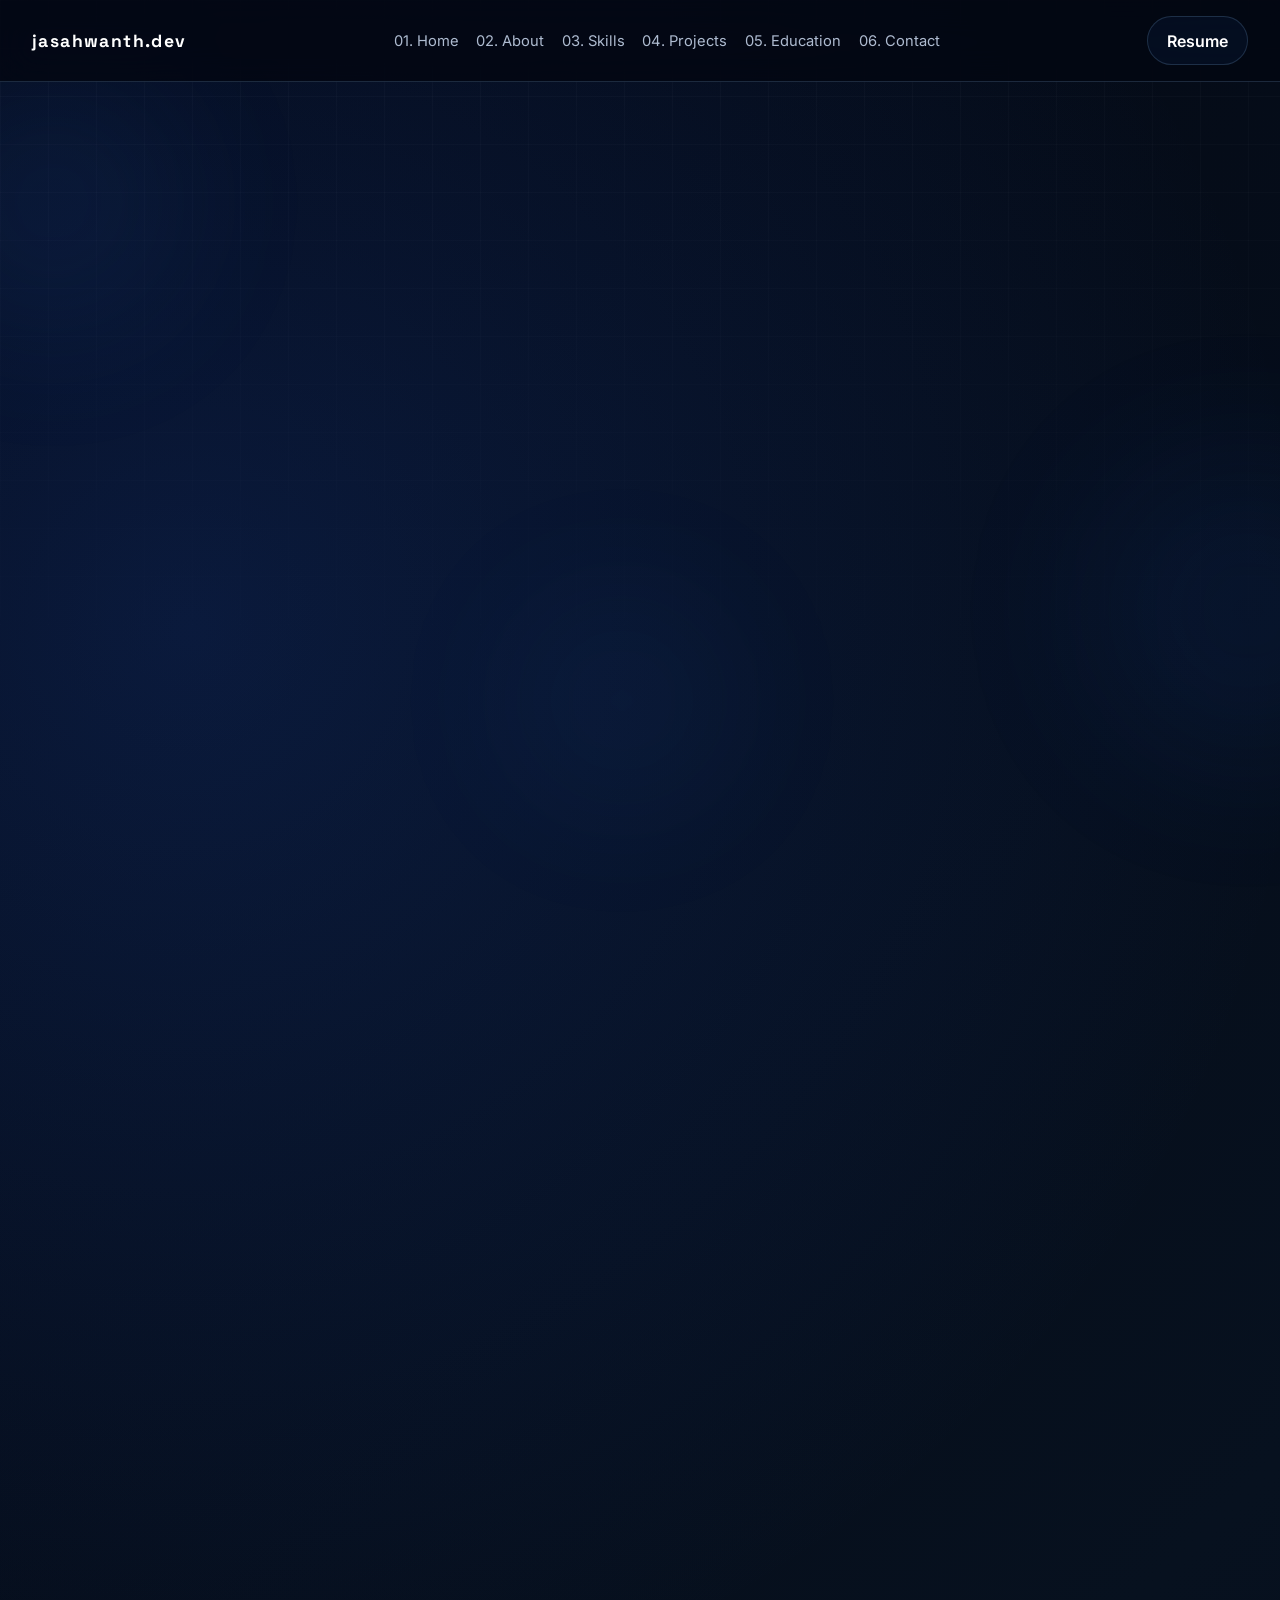
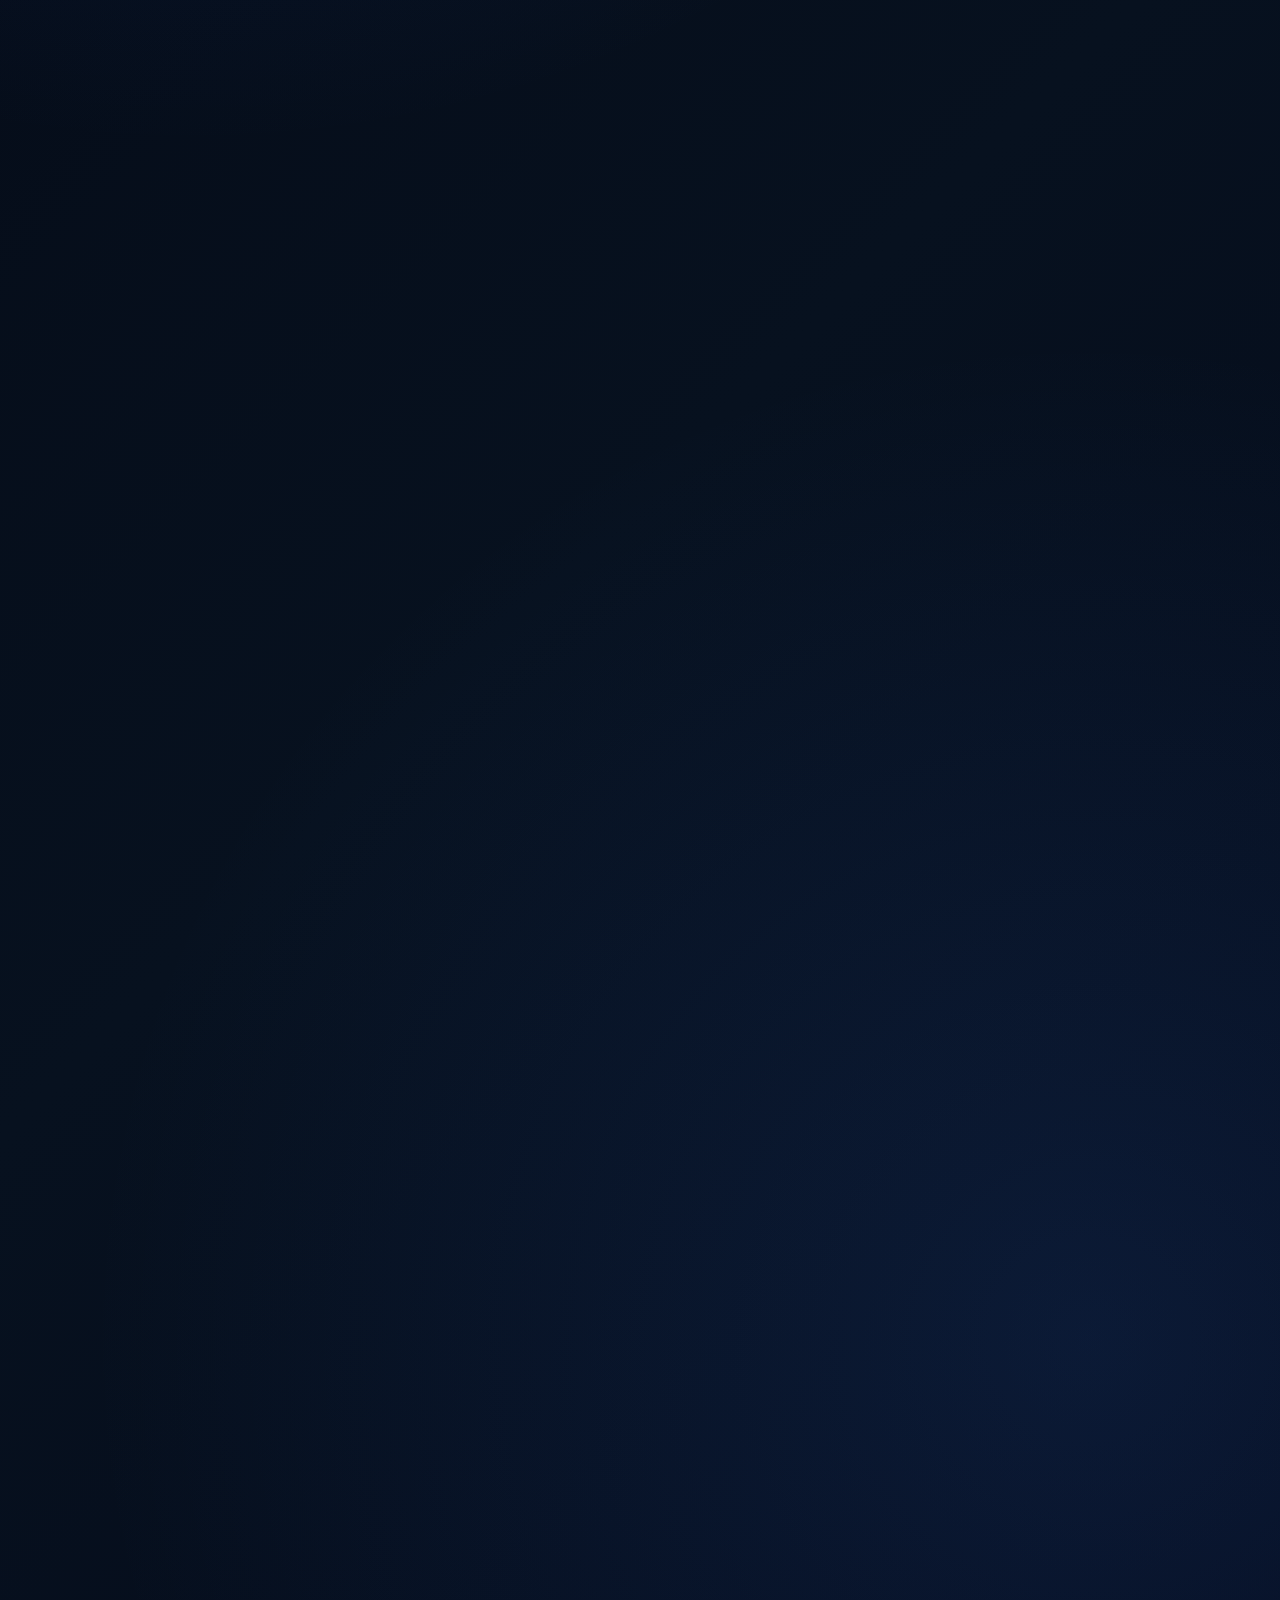
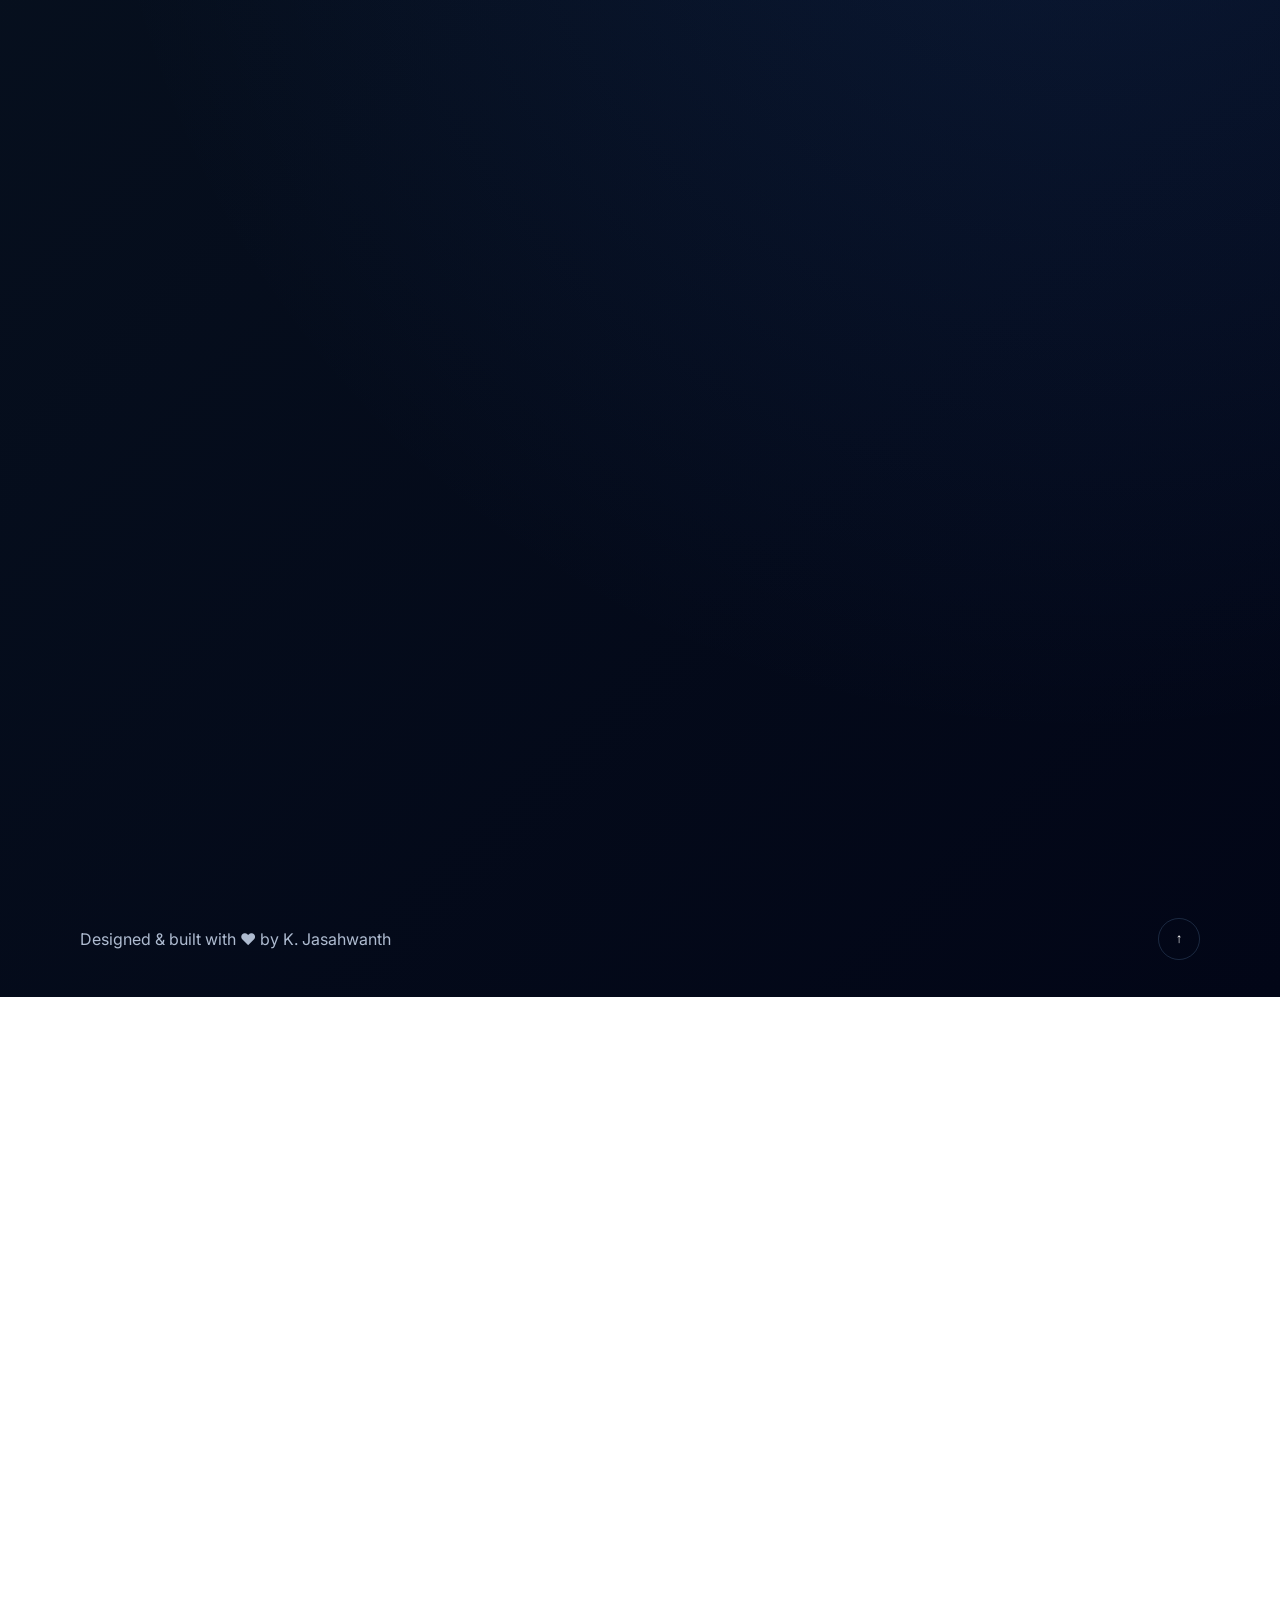
<file: index.html>
<!DOCTYPE html>
<html lang="en">
  <head>
    <meta charset="UTF-8" />
    <meta name="viewport" content="width=device-width, initial-scale=1.0" />
    <meta http-equiv="refresh" content="0; url=./Portfolio/" />
    <title>Redirecting to Portfolio</title>
    <style>
      :root {
        color-scheme: dark;
      }
      body {
        margin: 0;
        min-height: 100vh;
        display: grid;
        place-items: center;
        font-family: Inter, system-ui, -apple-system, BlinkMacSystemFont, "Segoe UI", sans-serif;
        background: #06070b;
        color: #f7f8fc;
      }
      .card {
        text-align: center;
        padding: 2rem;
        border: 1px solid rgba(255,255,255,0.16);
        border-radius: 1rem;
        background: rgba(255,255,255,0.06);
      }
      a {
        color: #a3e635;
      }
    </style>
  </head>
  <body>
    <div class="card">
      <h1>Redirecting to your portfolio…</h1>
      <p>If it does not open automatically, <a href="./Portfolio/">click here</a>.</p>
    </div>
  </body>
</html>
</file>
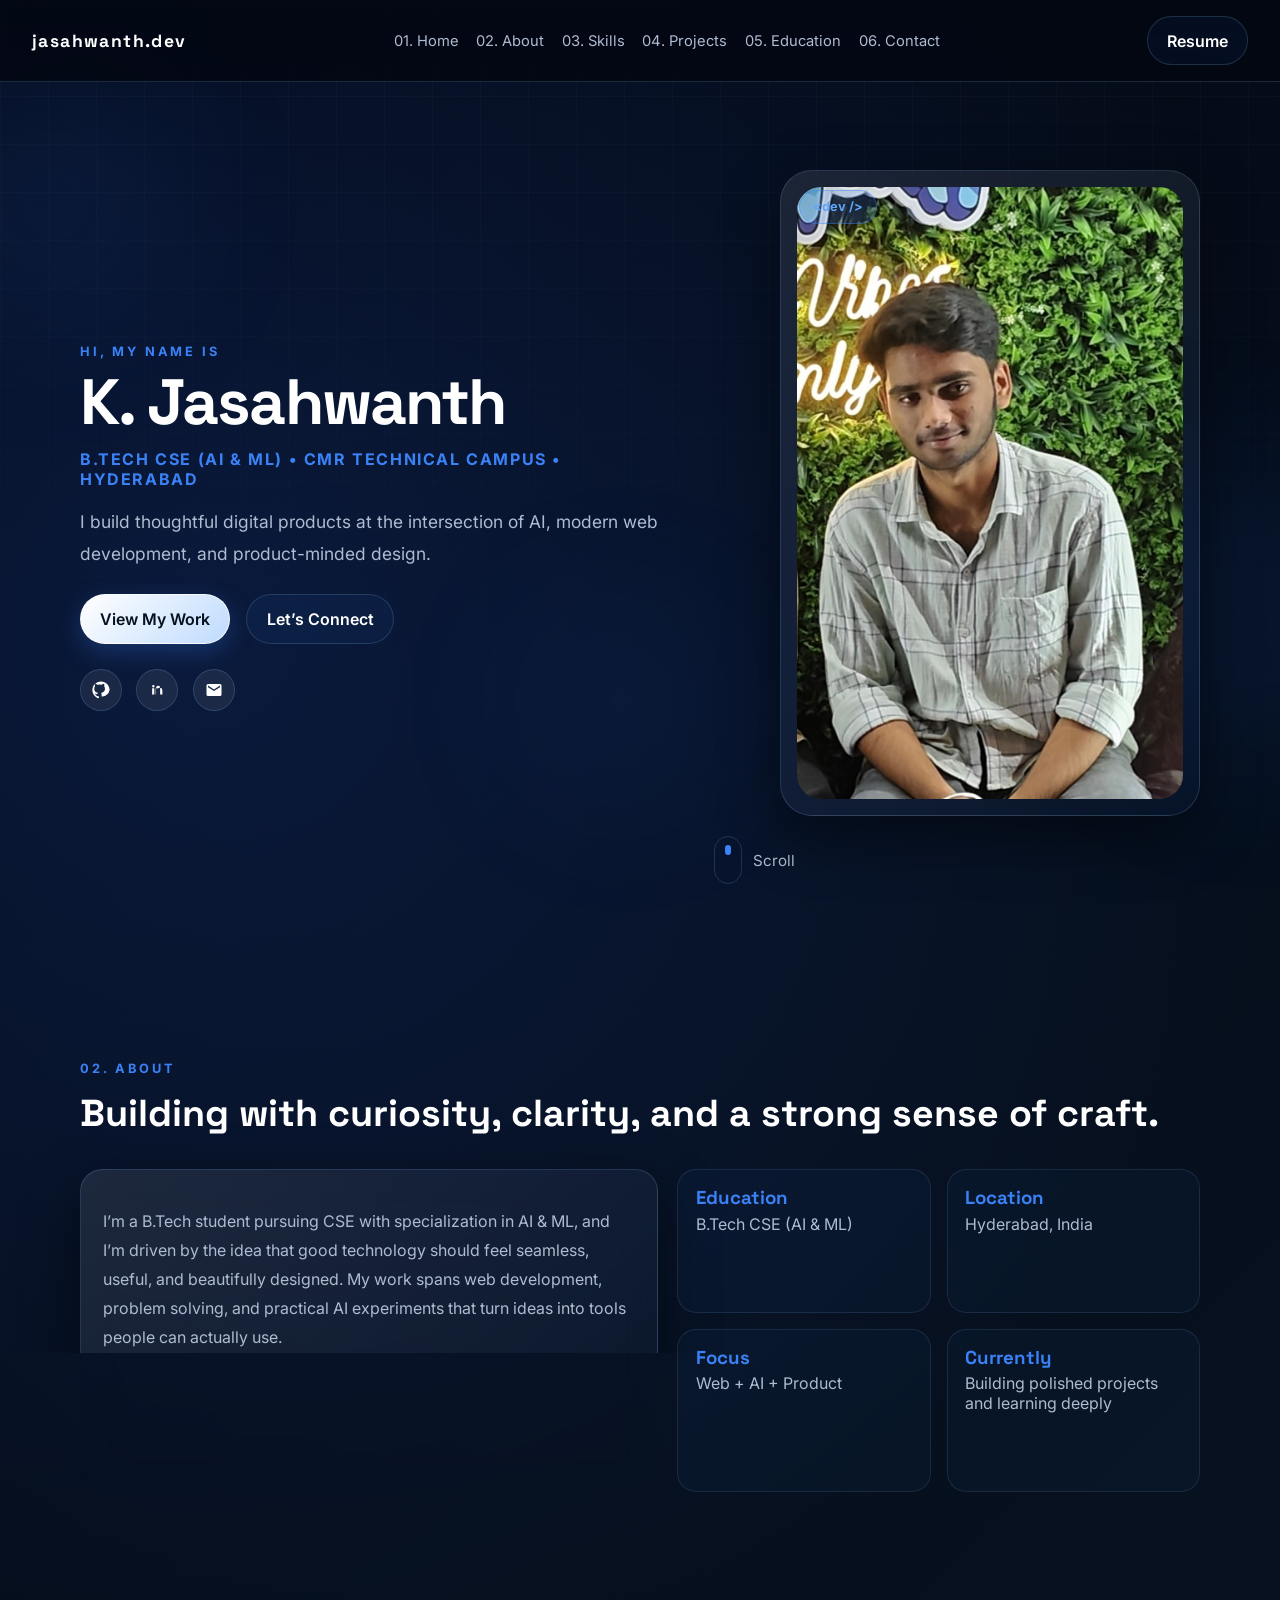
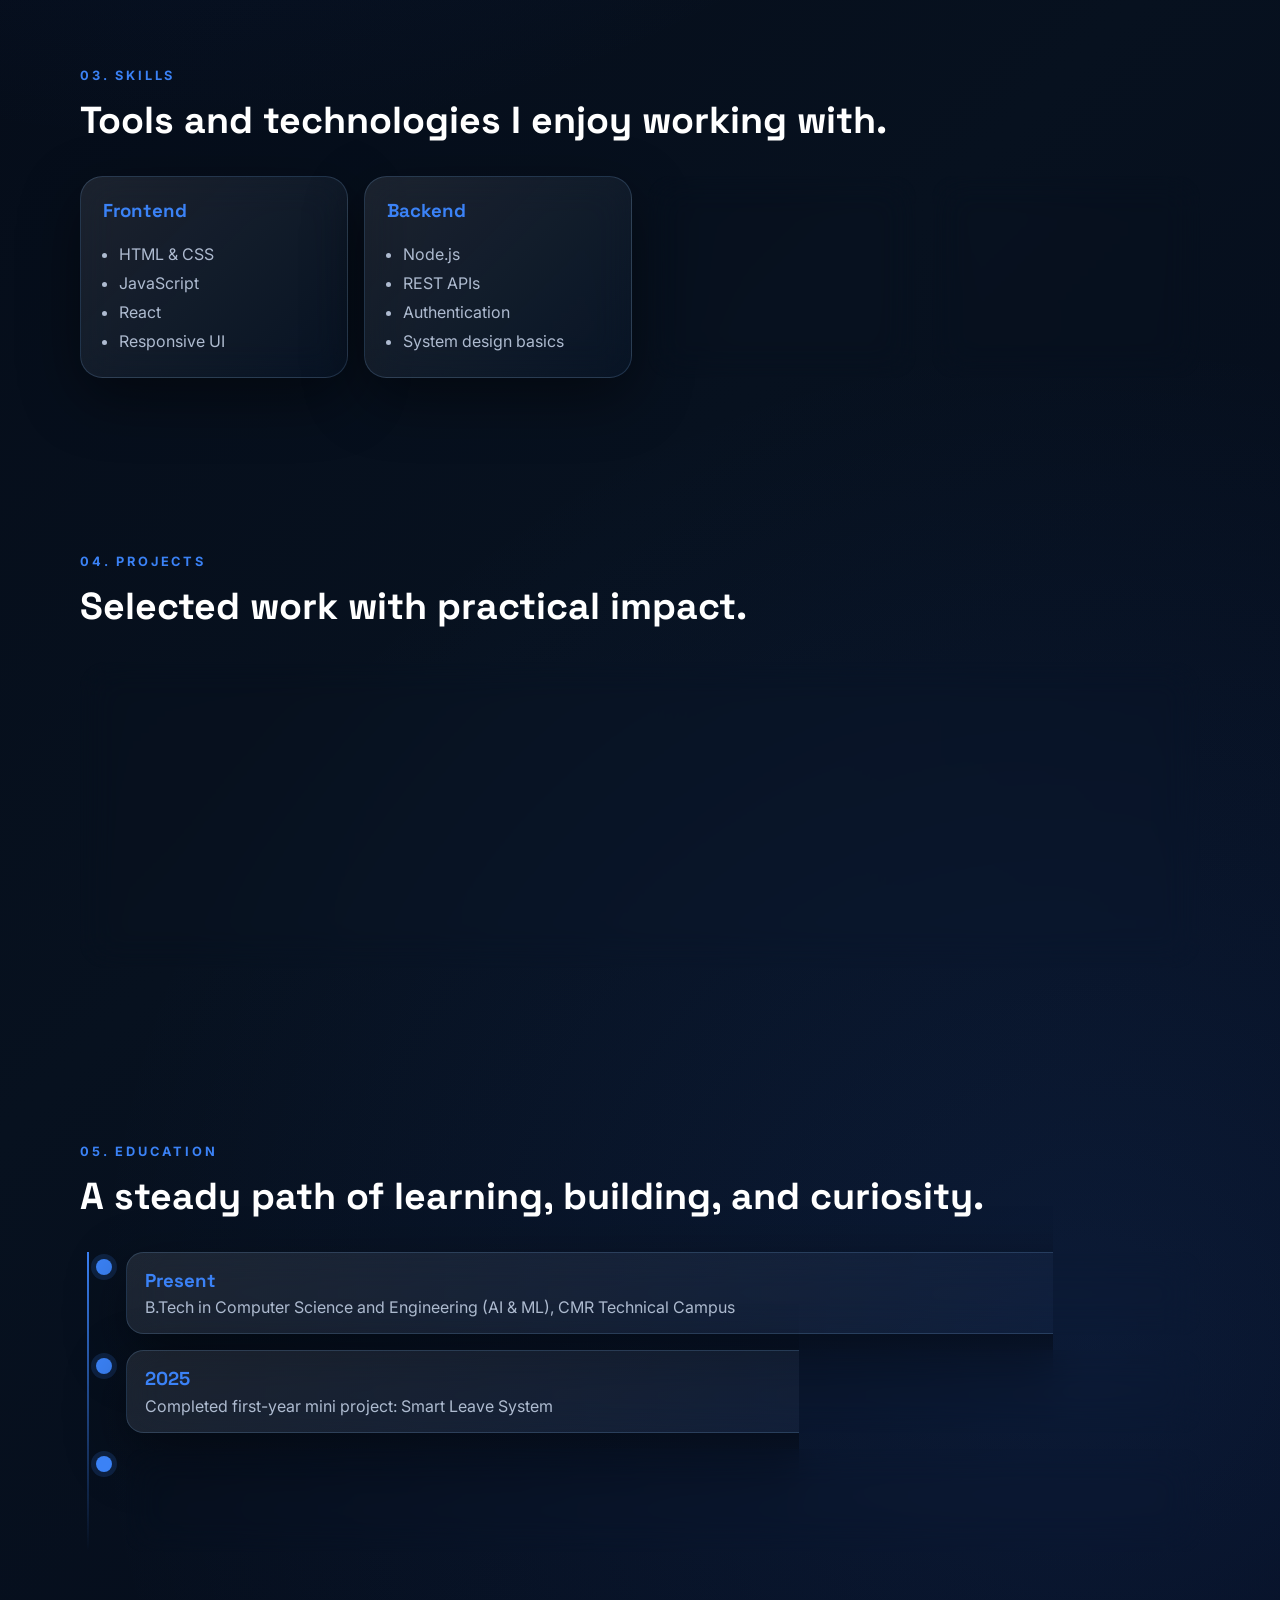
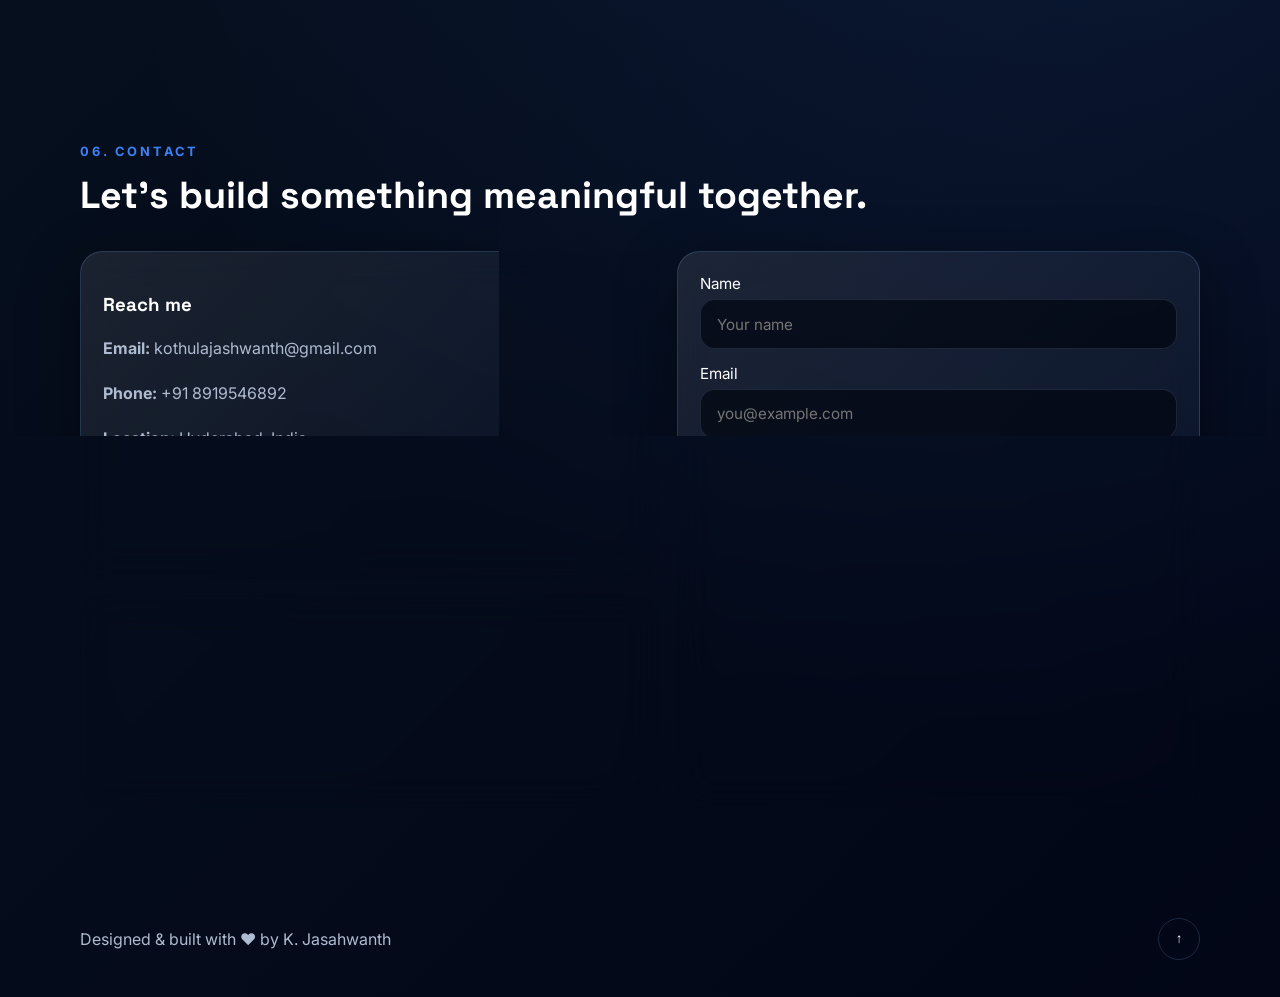
<file: Portfolio/index.html>
<!DOCTYPE html>
<html lang="en">
  <head>
    <meta charset="UTF-8" />
    <meta name="viewport" content="width=device-width, initial-scale=1.0" />
    <title>K. Jasahwanth | Portfolio</title>
    <meta
      name="description"
      content="Portfolio for K. Jasahwanth, a B.Tech CSE (AI & ML) student building modern web and AI experiences."
    />
    <link rel="preconnect" href="https://fonts.googleapis.com" />
    <link rel="preconnect" href="https://fonts.gstatic.com" crossorigin />
    <link
      href="https://fonts.googleapis.com/css2?family=Inter:wght@400;500;600;700;800&family=Space+Grotesk:wght@500;700&display=swap"
      rel="stylesheet"
    />
    <base href="./" />
    <link rel="stylesheet" href="./style.css" />
  </head>
  <body>
    <div class="background-orb orb-one"></div>
    <div class="background-orb orb-two"></div>
    <div class="background-orb orb-three"></div>

    <nav class="topbar">
      <a href="#home" class="logo">jasahwanth.dev</a>
      <div class="nav-links">
        <a href="#home">01. Home</a>
        <a href="#about">02. About</a>
        <a href="#skills">03. Skills</a>
        <a href="#projects">04. Projects</a>
        <a href="#education">05. Education</a>
        <a href="#contact">06. Contact</a>
      </div>
      <a href="./assets/resume.pdf" class="btn btn-outline" target="_blank" rel="noopener">Resume</a>
    </nav>

    <main id="home">
      <section class="hero section">
        <div class="hero-copy reveal">
          <p class="eyebrow">Hi, my name is</p>
          <h1>K. Jasahwanth</h1>
          <p class="hero-subtitle">B.Tech CSE (AI &amp; ML) • CMR Technical Campus • Hyderabad</p>
          <p class="hero-text">
            I build thoughtful digital products at the intersection of AI, modern web development,
            and product-minded design.
          </p>
          <div class="hero-actions">
            <a href="#projects" class="btn btn-primary">View My Work</a>
            <a href="#contact" class="btn btn-secondary">Let’s Connect</a>
          </div>
          <div class="social-links" aria-label="social links">
            <a href="https://github.com/kothulajashwanth" target="_blank" rel="noreferrer" aria-label="GitHub">
              <svg viewBox="0 0 24 24" aria-hidden="true"><path d="M12 .5C5.65.5.5 5.65.5 12c0 5.1 3.3 9.4 7.9 10.9.6.1.8-.2.8-.6v-2.1c-3.2.7-3.9-1.4-3.9-1.4-.5-1.2-1.2-1.6-1.2-1.6-1-.7.1-.7.1-.7 1.1.1 1.7 1.1 1.7 1.1 1 .1 1.5-.8 1.8-1.2.1-.2.3-.5.5-.7-2.5-.3-5.2-1.3-5.2-5.7 0-1.3.4-2.3 1.1-3.1-.1-.3-.5-1.5.1-3.1 0 0 .9-.3 3.1 1.2a10.9 10.9 0 0 1 5.7 0c2.2-1.5 3.1-1.2 3.1-1.2.6 1.6.2 2.8.1 3.1.7.8 1.1 1.8 1.1 3.1 0 4.4-2.7 5.4-5.2 5.7.4.3.7.9.7 1.8v2.7c0 .3.2.7.8.6A11.5 11.5 0 0 0 23.5 12C23.5 5.65 18.35.5 12 .5Z"/></svg>
            </a>
            <a href="https://linkedin.com/in/jashwanth-kothula-0837013a5" target="_blank" rel="noreferrer" aria-label="LinkedIn">
              <svg viewBox="0 0 24 24" aria-hidden="true"><path d="M6.94 8.5A1.56 1.56 0 1 0 6.94 5.4a1.56 1.56 0 0 0 0 3.1ZM5.5 9.5h2.88V18H5.5zM10.2 9.5h2.76v1.16h.04c.38-.73 1.32-1.5 2.71-1.5 2.9 0 3.44 1.91 3.44 4.39V18H16.2v-7.6c0-1.81-.03-4.14-2.52-4.14-2.53 0-2.92 1.97-2.92 4.01V18H10.2z"/></svg>
            </a>
            <a href="mailto:kothulajashwanth@gmail.com" aria-label="Email">
              <svg viewBox="0 0 24 24" aria-hidden="true"><path d="M20 4H4a2 2 0 0 0-2 2v12a2 2 0 0 0 2 2h16a2 2 0 0 0 2-2V6a2 2 0 0 0-2-2Zm0 4.2-8 5.2-8-5.2V6l8 5.2L20 6Z"/></svg>
            </a>
          </div>
        </div>

        <div class="hero-visual reveal">
          <div class="profile-card">
            <div class="badge">&lt;dev /&gt;</div>
            <img src="./assets/profile.jpeg" alt="Portrait of K. Jasahwanth" />
          </div>
          <div class="scroll-indicator">
            <span></span>
            <p>Scroll</p>
          </div>
        </div>
      </section>

      <section id="about" class="section">
        <div class="section-heading reveal">
          <p class="eyebrow">02. About</p>
          <h2>Building with curiosity, clarity, and a strong sense of craft.</h2>
        </div>
        <div class="about-grid">
          <div class="glass-card reveal">
            <p>
              I’m a B.Tech student pursuing CSE with specialization in AI &amp; ML, and I’m driven
              by the idea that good technology should feel seamless, useful, and beautifully
              designed. My work spans web development, problem solving, and practical AI experiments
              that turn ideas into tools people can actually use.
            </p>
            <p>
              What excites me most is building polished experiences that sit right at the intersection
              of logic and creativity—from interface design to product thinking.
            </p>
          </div>
          <div class="facts-grid">
            <div class="fact-card reveal">
              <h3>Education</h3>
              <p>B.Tech CSE (AI &amp; ML)</p>
            </div>
            <div class="fact-card reveal">
              <h3>Location</h3>
              <p>Hyderabad, India</p>
            </div>
            <div class="fact-card reveal">
              <h3>Focus</h3>
              <p>Web + AI + Product</p>
            </div>
            <div class="fact-card reveal">
              <h3>Currently</h3>
              <p>Building polished projects and learning deeply</p>
            </div>
          </div>
        </div>
      </section>

      <section id="skills" class="section">
        <div class="section-heading reveal">
          <p class="eyebrow">03. Skills</p>
          <h2>Tools and technologies I enjoy working with.</h2>
        </div>
        <div class="skills-grid">
          <article class="glass-card skill-card reveal">
            <h3>Frontend</h3>
            <ul>
              <li>HTML &amp; CSS</li>
              <li>JavaScript</li>
              <li>React</li>
              <li>Responsive UI</li>
            </ul>
          </article>
          <article class="glass-card skill-card reveal">
            <h3>Backend</h3>
            <ul>
              <li>Node.js</li>
              <li>REST APIs</li>
              <li>Authentication</li>
              <li>System design basics</li>
            </ul>
          </article>
          <article class="glass-card skill-card reveal">
            <h3>Database</h3>
            <ul>
              <li>MySQL</li>
              <li>MongoDB</li>
              <li>Data modeling</li>
              <li>Query optimization</li>
            </ul>
          </article>
          <article class="glass-card skill-card reveal">
            <h3>Tools</h3>
            <ul>
              <li>Git &amp; GitHub</li>
              <li>VS Code</li>
              <li>Figma</li>
              <li>AI experimentation</li>
            </ul>
          </article>
        </div>
      </section>

      <section id="projects" class="section">
        <div class="section-heading reveal">
          <p class="eyebrow">04. Projects</p>
          <h2>Selected work with practical impact.</h2>
        </div>
        <div class="project-card reveal">
          <div class="project-copy">
            <p class="project-label">Mini Project • 1st Year</p>
            <h3>Smart Leave System</h3>
            <p>
              A lightweight leave-management application designed to simplify approvals, reduce manual
              coordination, and make leave requests easier for students and staff.
            </p>
            <a class="btn btn-outline" href="https://kothulajashwanth.github.io/smart-leave-system/" target="_blank" rel="noreferrer">Live Demo</a>
          </div>
          <div class="project-media">
            <img src="./assets/project.png" alt="Smart Leave System UI preview" />
          </div>
        </div>
      </section>

      <section id="education" class="section">
        <div class="section-heading reveal">
          <p class="eyebrow">05. Education</p>
          <h2>A steady path of learning, building, and curiosity.</h2>
        </div>
        <div class="timeline reveal">
          <div class="timeline-item">
            <div class="timeline-node"></div>
            <div class="timeline-card">
              <h3> Present</h3>
              <p>B.Tech in Computer Science and Engineering (AI &amp; ML), CMR Technical Campus</p>
            </div>
          </div>
          <div class="timeline-item">
            <div class="timeline-node"></div>
            <div class="timeline-card">
              <h3>2025</h3>
              <p>Completed first-year mini project: Smart Leave System</p>
            </div>
          </div>
          <div class="timeline-item">
            <div class="timeline-node"></div>
            <div class="timeline-card">
              <h3>Now</h3>
              <p>Deepening my knowledge in AI, web systems, and practical product building </p>
              <p>Exploring new technologies and frameworks to enhance my skill set  
                and enjoy in learning and building new things.
              </p>
            </div>
          </div>
        </div>
      </section>

      <section id="contact" class="section">
        <div class="section-heading reveal">
          <p class="eyebrow">06. Contact</p>
          <h2>Let’s build something meaningful together.</h2>
        </div>
        <div class="contact-grid">
          <div class="contact-info reveal">
            <div class="glass-card contact-card">
              <h3>Reach me</h3>
              <p><strong>Email:</strong> kothulajashwanth@gmail.com</p>
              <p><strong>Phone:</strong> +91 8919546892</p>
              <p><strong>Location:</strong> Hyderabad, India</p>
            </div>
            <div class="glass-card contact-card">
              <h3>Social</h3>
              <div class="contact-socials">
                <a href="https://github.com/kothulajashwanth" target="_blank" rel="noreferrer">GitHub</a>
                <a href="https://linkedin.com/in/jashwanth-kothula-0837013a5" target="_blank" rel="noreferrer">LinkedIn</a>
              </div>
            </div>
          </div>

          <form id="contact-form" class="glass-card reveal">
            <label>
              Name
              <input type="text" name="name" placeholder="Your name" required />
            </label>
            <label>
              Email
              <input type="email" name="email" placeholder="you@example.com" required />
            </label>
            <label>
              Subject
              <input type="text" name="subject" placeholder="What would you like to discuss?" required />
            </label>
            <label>
              Message
              <textarea name="message" rows="5" placeholder="Tell me about your idea." required></textarea>
            </label>
            <button type="submit" class="btn btn-primary">Send Message</button>
            <p id="form-status" class="form-status" aria-live="polite"></p>
          </form>
        </div>
      </section>
    </main>

    <footer class="footer">
      <p>Designed &amp; built with ♥ by K. Jasahwanth</p>
      <button class="back-top" type="button" aria-label="Back to top">↑</button>
    </footer>

    <script src="./script.js"></script>
  </body>
</html>
</file>
<file: Portfolio/style.css>
:root {
  --bg: #030712;
  --bg-soft: #0b1220;
  --surface: rgba(255, 255, 255, 0.07);
  --surface-strong: rgba(255, 255, 255, 0.11);
  --text: #ffffff;
  --muted: #aebbd0;
  --accent: #3b82f6;
  --accent-2: #2563eb;
  --border: rgba(147, 197, 253, 0.18);
  --shadow: 0 20px 60px rgba(0, 0, 0, 0.45);
}

* {
  box-sizing: border-box;
}

html {
  scroll-behavior: smooth;
}

body {
  margin: 0;
  font-family: 'Inter', sans-serif;
  color: var(--text);
  background:
    radial-gradient(
      circle at 15% 15%,
      rgba(37, 99, 235, 0.18),
      transparent 30%
    ),
    radial-gradient(
      circle at 85% 70%,
      rgba(59, 130, 246, 0.12),
      transparent 32%
    ),
    linear-gradient(
      135deg,
      #030712 0%,
      #07111f 50%,
      #020617 100%
    );
  min-height: 100vh;
  overflow-x: hidden;
}

body::before {
  content: '';
  position: fixed;
  inset: 0;
  background-image:
    linear-gradient(rgba(255,255,255,0.035) 1px, transparent 1px),
    linear-gradient(90deg, rgba(255,255,255,0.035) 1px, transparent 1px);
  background-size: 48px 48px;
  mask-image: linear-gradient(
    to bottom,
    rgba(0,0,0,0.7),
    transparent 90%
  );
  pointer-events: none;
  z-index: -2;
}

.background-orb {
  position: fixed;
  border-radius: 999px;
  filter: blur(80px);
  opacity: 0.35;
  z-index: -1;
  animation: float 10s ease-in-out infinite;
}

.orb-one {
  width: 260px;
  height: 260px;
  background: rgba(59, 130, 246, 0.24);
  top: 8%;
  left: -6%;
}

.orb-two {
  width: 320px;
  height: 320px;
  background: rgba(37, 99, 235, 0.24);
  top: 50%;
  right: -10%;
  animation-duration: 12s;
}

.orb-three {
  width: 220px;
  height: 220px;
  background: rgba(59, 130, 246, 0.18);
  bottom: 10%;
  left: 40%;
  animation-duration: 14s;
}

.topbar {
  position: sticky;
  top: 0;
  z-index: 20;
  display: flex;
  align-items: center;
  justify-content: space-between;
  gap: 1rem;
  padding: 1rem 2rem;
  backdrop-filter: blur(18px);
  background: rgba(3, 7, 18, 0.82);
  border-bottom: 1px solid var(--border);
}

.logo {
  font-family: 'Space Grotesk', sans-serif;
  font-size: 1.1rem;
  font-weight: 700;
  letter-spacing: 0.08em;
  text-transform: lowercase;
  color: var(--text);
  text-decoration: none;
}

.nav-links {
  display: flex;
  gap: 1.1rem;
  flex-wrap: wrap;
}

.nav-links a {
  color: var(--muted);
  text-decoration: none;
  font-size: 0.92rem;
  transition: color 0.2s ease;
}

.nav-links a:hover {
  color: var(--accent);
}

.section {
  width: min(1120px, calc(100% - 2.5rem));
  margin: 0 auto;
  padding: 5.5rem 0;
}

.hero {
  display: grid;
  grid-template-columns: 1.1fr 0.9fr;
  gap: 2.5rem;
  align-items: center;
  min-height: calc(100vh - 74px);
}

.eyebrow {
  margin: 0 0 0.8rem;
  color: var(--accent);
  font-weight: 700;
  letter-spacing: 0.22em;
  text-transform: uppercase;
  font-size: 0.8rem;
}

h1,
h2,
h3 {
  font-family: 'Space Grotesk', sans-serif;
}

h1 {
  margin: 0;
  font-size: clamp(2.8rem, 5vw, 5.2rem);
  line-height: 0.95;
  letter-spacing: -0.03em;
}

.hero-subtitle {
  margin: 1rem 0 0;
  font-size: 1rem;
  color: var(--accent);
  font-weight: 700;
  letter-spacing: 0.1em;
  text-transform: uppercase;
}

.hero-text {
  max-width: 620px;
  font-size: 1.09rem;
  line-height: 1.8;
  color: var(--muted);
  margin: 1.1rem 0 0;
}

.hero-actions {
  display: flex;
  gap: 1rem;
  flex-wrap: wrap;
  margin-top: 1.6rem;
}

.btn {
  display: inline-flex;
  align-items: center;
  justify-content: center;
  padding: 0.85rem 1.2rem;
  border-radius: 999px;
  text-decoration: none;
  font-weight: 600;
  transition:
    transform 0.2s ease,
    background 0.2s ease,
    border-color 0.2s ease,
    box-shadow 0.2s ease;
}

.btn:hover {
  transform: translateY(-2px);
}

.btn-primary {
  color: #06101f;
  background: linear-gradient(135deg, #ffffff, #bfdbfe);
  border: 1px solid rgba(255, 255, 255, 0.8);
  box-shadow: 0 8px 25px rgba(59, 130, 246, 0.25);
}

.btn-primary:hover {
  background: linear-gradient(135deg, #dbeafe, #ffffff);
  box-shadow: 0 12px 30px rgba(59, 130, 246, 0.35);
}

.btn-secondary,
.btn-outline {
  color: var(--text);
  background: rgba(59, 130, 246, 0.06);
  border: 1px solid var(--border);
}

.btn-secondary:hover,
.btn-outline:hover {
  border-color: var(--accent);
  background: rgba(59, 130, 246, 0.12);
}

.social-links {
  display: flex;
  gap: 0.9rem;
  margin-top: 1.6rem;
}

.social-links a {
  width: 42px;
  height: 42px;
  display: grid;
  place-items: center;
  border-radius: 50%;
  border: 1px solid var(--border);
  background: var(--surface);
  color: var(--text);
  transition:
    border-color 0.2s ease,
    transform 0.2s ease,
    background 0.2s ease;
}

.social-links a:hover {
  border-color: var(--accent);
  background: rgba(59, 130, 246, 0.12);
  transform: translateY(-2px);
}

.social-links svg {
  width: 18px;
  height: 18px;
  fill: currentColor;
}

.profile-card,
.glass-card,
.project-card,
.timeline-card,
.contact-card,
form {
  border: 1px solid var(--border);
  background:
    linear-gradient(
      135deg,
      rgba(255,255,255,0.09),
      rgba(59,130,246,0.035)
    );
  box-shadow: var(--shadow);
  backdrop-filter: blur(18px);
}

.profile-card {
  position: relative;
  border-radius: 2rem;
  padding: 1rem;
  max-width: 420px;
  margin-left: auto;
}

.profile-card img {
  width: 100%;
  display: block;
  border-radius: 1.5rem;
}

.badge {
  position: absolute;
  top: 1.15rem;
  left: 1.15rem;
  padding: 0.55rem 0.8rem;
  border-radius: 999px;
  background: rgba(59, 130, 246, 0.18);
  color: #60a5fa;
  font-size: 0.8rem;
  font-weight: 700;
  border: 1px solid rgba(59, 130, 246, 0.4);
}

.scroll-indicator {
  display: flex;
  align-items: center;
  gap: 0.7rem;
  margin-top: 1.2rem;
  color: var(--muted);
  font-size: 0.95rem;
}

.scroll-indicator span {
  width: 28px;
  height: 48px;
  border: 1px solid var(--border);
  border-radius: 999px;
  position: relative;
}

.scroll-indicator span::before {
  content: '';
  position: absolute;
  top: 8px;
  left: 50%;
  width: 6px;
  height: 10px;
  background: var(--accent);
  border-radius: 999px;
  transform: translateX(-50%);
  animation: bounce 1.4s infinite;
}

.section-heading {
  margin-bottom: 2rem;
}

.section-heading h2 {
  margin: 0;
  font-size: clamp(1.7rem, 3vw, 2.35rem);
}

.about-grid,
.contact-grid {
  display: grid;
  grid-template-columns: 1.05fr 0.95fr;
  gap: 1.2rem;
}

.glass-card {
  border-radius: 1.4rem;
  padding: 1.35rem;
}

.glass-card p,
.glass-card li {
  color: var(--muted);
  line-height: 1.8;
}

.facts-grid {
  display: grid;
  grid-template-columns: repeat(2, minmax(0, 1fr));
  gap: 1rem;
}

.fact-card {
  border-radius: 1.2rem;
  padding: 1rem 1.1rem;
  background: rgba(59, 130, 246, 0.045);
  border: 1px solid rgba(147, 197, 253, 0.12);
}

.fact-card h3 {
  margin: 0 0 0.3rem;
  color: var(--accent);
}

.fact-card p {
  margin: 0;
  color: var(--muted);
}

.skills-grid {
  display: grid;
  grid-template-columns: repeat(4, minmax(0, 1fr));
  gap: 1rem;
}

.skill-card h3 {
  margin-top: 0;
  color: var(--accent);
}

.skill-card ul {
  margin: 0;
  padding-left: 1rem;
}

.project-card {
  display: grid;
  grid-template-columns: 0.95fr 1.05fr;
  gap: 1.25rem;
  border-radius: 1.6rem;
  padding: 1.3rem;
}

.project-label {
  color: var(--accent);
  font-weight: 700;
  letter-spacing: 0.14em;
  text-transform: uppercase;
  font-size: 0.83rem;
}

.project-copy h3 {
  margin: 0.35rem 0 0.7rem;
  font-size: 1.5rem;
}

.project-copy p {
  color: var(--muted);
  line-height: 1.8;
}

.project-media img {
  width: 100%;
  display: block;
  border-radius: 1rem;
  border: 1px solid rgba(147, 197, 253, 0.12);
}

.timeline {
  position: relative;
  padding-left: 1rem;
}

.timeline::before {
  content: '';
  position: absolute;
  left: 7px;
  top: 0;
  bottom: 0;
  width: 2px;
  background: linear-gradient(var(--accent), transparent);
}

.timeline-item {
  position: relative;
  padding-left: 1.9rem;
  margin-bottom: 1rem;
}

.timeline-node {
  position: absolute;
  left: 0;
  top: 0.45rem;
  width: 16px;
  height: 16px;
  border-radius: 50%;
  background: var(--accent);
  box-shadow: 0 0 0 5px rgba(59, 130, 246, 0.16);
}

.timeline-card {
  border-radius: 1.1rem;
  padding: 1rem 1.1rem;
}

.timeline-card h3 {
  margin: 0 0 0.35rem;
  color: var(--accent);
}

.timeline-card p {
  margin: 0;
  color: var(--muted);
}

.contact-info {
  display: grid;
  gap: 1rem;
}

.contact-socials {
  display: flex;
  gap: 0.75rem;
  flex-wrap: wrap;
}

.contact-socials a {
  color: #60a5fa;
  text-decoration: none;
  font-weight: 600;
}

.contact-socials a:hover {
  color: #93c5fd;
}

form {
  display: grid;
  gap: 0.9rem;
  border-radius: 1.4rem;
}

label {
  display: grid;
  gap: 0.4rem;
  font-size: 0.95rem;
  color: var(--text);
}

input,
textarea {
  width: 100%;
  border: 1px solid rgba(147, 197, 253, 0.14);
  border-radius: 0.9rem;
  padding: 0.9rem 1rem;
  color: var(--text);
  background: rgba(3, 7, 18, 0.72);
  font: inherit;
}

input:focus,
textarea:focus {
  outline: 1px solid rgba(59, 130, 246, 0.35);
  border-color: rgba(59, 130, 246, 0.45);
  box-shadow: 0 0 0 3px rgba(59, 130, 246, 0.08);
}

.form-status {
  min-height: 1.2rem;
  margin: 0;
  color: var(--accent);
}

.footer {
  width: min(1120px, calc(100% - 2.5rem));
  margin: 0 auto 2rem;
  display: flex;
  align-items: center;
  justify-content: space-between;
  padding-top: 1rem;
  color: var(--muted);
}

.back-top {
  border: 1px solid var(--border);
  background: transparent;
  color: var(--text);
  width: 42px;
  height: 42px;
  border-radius: 50%;
  cursor: pointer;
  transition: 0.2s ease;
}

.back-top:hover {
  border-color: var(--accent);
  background: rgba(59, 130, 246, 0.12);
  transform: translateY(-2px);
}

.reveal {
  opacity: 0;
  transform: translateY(24px);
  transition: opacity 0.7s ease, transform 0.7s ease;
}

.reveal.visible {
  opacity: 1;
  transform: translateY(0);
}

@keyframes float {
  0%,
  100% {
    transform: translate3d(0, 0, 0);
  }

  50% {
    transform: translate3d(0, 20px, 0);
  }
}

@keyframes bounce {
  0%,
  100% {
    transform: translateX(-50%) translateY(0);
  }

  50% {
    transform: translateX(-50%) translateY(8px);
  }
}

@media (max-width: 900px) {
  .hero,
  .about-grid,
  .contact-grid,
  .project-card {
    grid-template-columns: 1fr;
  }

  .skills-grid {
    grid-template-columns: repeat(2, minmax(0, 1fr));
  }

  .profile-card {
    margin: 0 auto;
  }
}

@media (max-width: 720px) {
  .topbar {
    flex-wrap: wrap;
    justify-content: center;
    padding: 1rem;
  }

  .nav-links {
    justify-content: center;
  }

  .section {
    width: min(100% - 1.2rem, 1120px);
    padding: 3.7rem 0;
  }

  .hero {
    min-height: auto;
  }

  .skills-grid,
  .facts-grid {
    grid-template-columns: 1fr;
  }

  .footer {
    flex-direction: column;
    gap: 0.7rem;
  }
}
</file>
